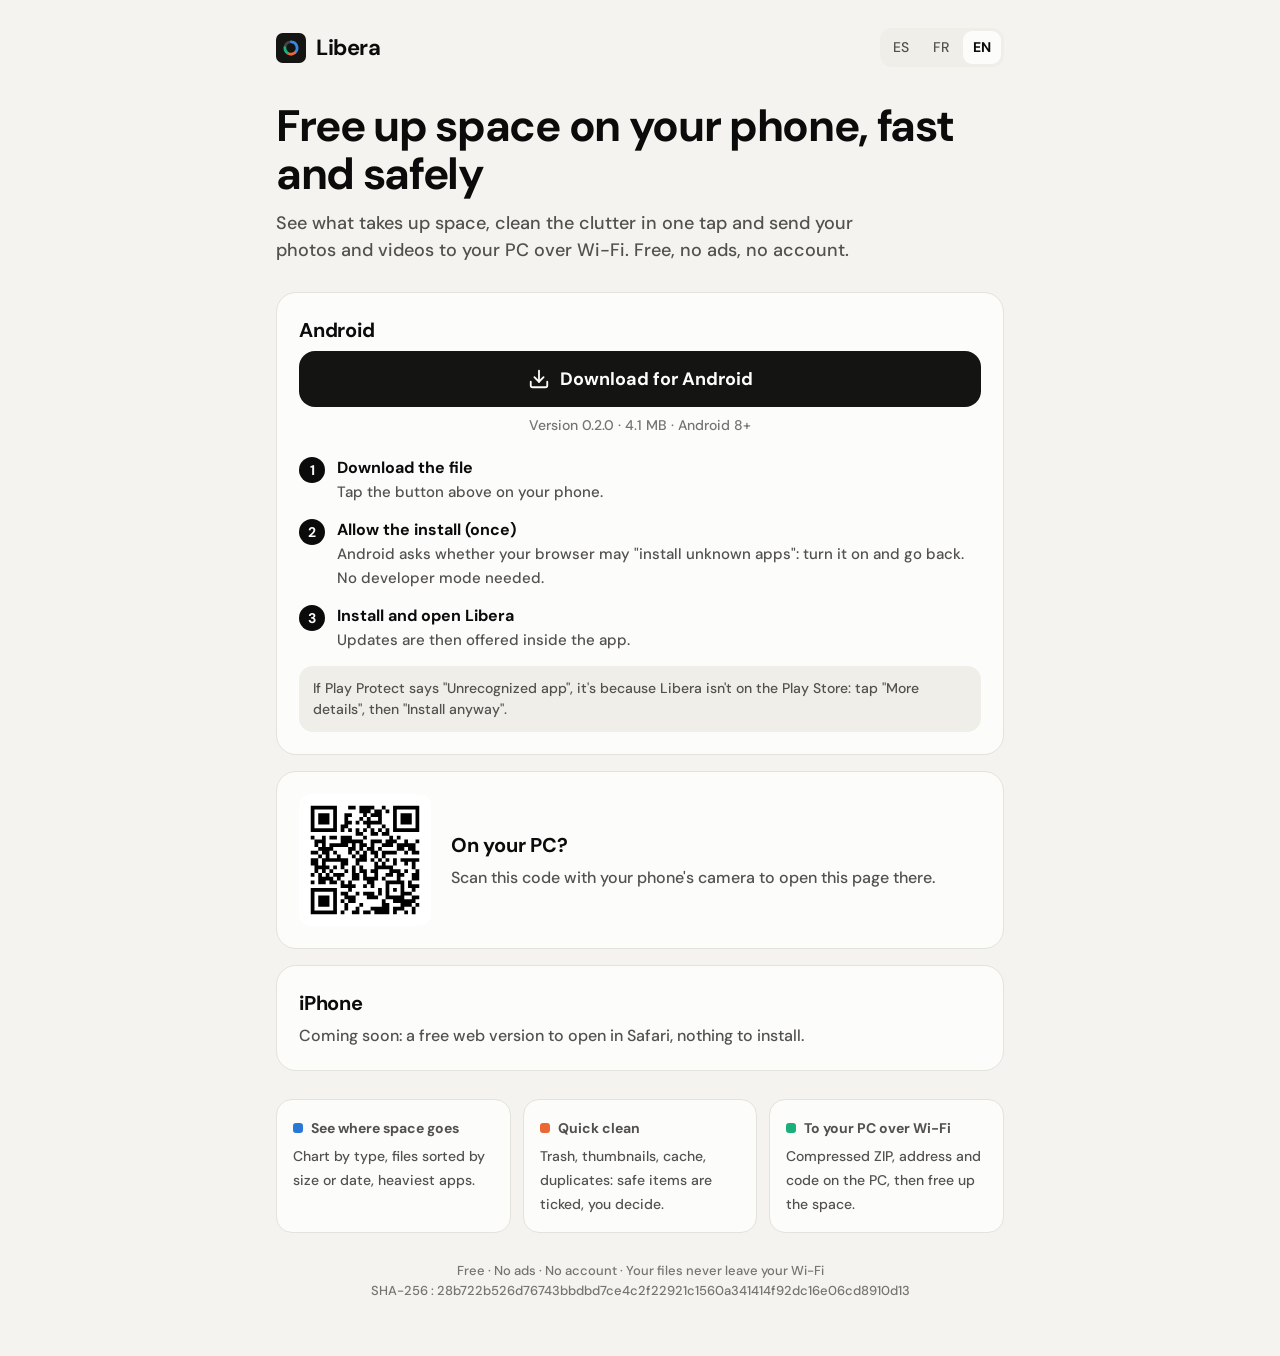
<file: index.html>
<!doctype html>
<html lang="es">
<head>
<meta charset="utf-8">
<meta name="viewport" content="width=device-width, initial-scale=1">
<meta name="color-scheme" content="light dark">
<title>Libera · Libera espacio en tu teléfono</title>
<meta name="description" content="Libera: app gratuita para liberar espacio en el teléfono y enviar fotos y videos al PC. Sin publicidad, sin cuenta.">
<link rel="icon" href="icon.svg" type="image/svg+xml">
<style>
@font-face { font-family: "DM Sans"; font-weight: 500; font-display: swap; src: url("fonts/dm-sans-v17-latin_latin-ext-500.woff2") format("woff2"); }
@font-face { font-family: "DM Sans"; font-weight: 700; font-display: swap; src: url("fonts/dm-sans-v17-latin_latin-ext-700.woff2") format("woff2"); }
:root { color-scheme: light; --bg: #f4f3ef; --surface: #fcfcfb; --surface-2: #efeee9; --line: #e3e2dc; --ink: #0b0b0b; --ink-2: #52514e; --ink-3: #75746f; --primary: #141413; --on-primary: #fcfcfb; --c1: #2a78d6; --c2: #eb6834; --c3: #1baf7a; }
@media (prefers-color-scheme: dark) { :root { color-scheme: dark; --bg: #121211; --surface: #1a1a19; --surface-2: #252523; --line: #30302d; --ink: #f0efec; --ink-2: #c3c2b7; --ink-3: #94938b; --primary: #f0efec; --on-primary: #121211; --c1: #3987e5; --c2: #d95926; --c3: #199e70; } }
* { box-sizing: border-box; }
body { margin: 0; background: var(--bg); color: var(--ink); font: 500 16px/1.5 "DM Sans", system-ui, -apple-system, "Segoe UI", sans-serif; -webkit-font-smoothing: antialiased; }
main { max-width: 760px; margin: 0 auto; padding: 28px 16px 56px; }
.top { display: flex; align-items: center; justify-content: space-between; gap: 12px; }
.brand { display: flex; align-items: center; gap: 10px; font-weight: 700; font-size: 22px; letter-spacing: -.02em; }
.langs { display: flex; gap: 4px; background: var(--surface-2); border-radius: 12px; padding: 3px; }
.langs button { font: inherit; font-size: 14px; border: 0; background: none; color: var(--ink-2); padding: 6px 10px; border-radius: 9px; cursor: pointer; }
.langs button.on { background: var(--surface); color: var(--ink); font-weight: 700; }
h1 { font-size: clamp(30px, 6vw, 44px); line-height: 1.08; letter-spacing: -.03em; margin: 36px 0 12px; }
.lead { color: var(--ink-2); font-size: 18px; margin: 0 0 28px; max-width: 34em; }
.card { background: var(--surface); border: 1px solid var(--line); border-radius: 20px; padding: 22px; margin-bottom: 16px; }
.dl { display: flex; align-items: center; justify-content: center; gap: 10px; width: 100%; min-height: 56px; border-radius: 16px; background: var(--primary); color: var(--on-primary); font-weight: 700; font-size: 18px; text-decoration: none; }
.dl svg { width: 22px; height: 22px; }
.meta { text-align: center; color: var(--ink-3); font-size: 14px; margin-top: 8px; }
ol { list-style: none; padding: 0; margin: 20px 0 0; counter-reset: s; }
ol li { counter-increment: s; display: flex; gap: 12px; margin: 14px 0; }
ol li::before { content: counter(s); flex: none; width: 26px; height: 26px; border-radius: 13px; background: var(--ink); color: var(--surface); display: grid; place-items: center; font-size: 14px; font-weight: 700; margin-top: 1px; }
ol li b { display: block; }
ol li span { color: var(--ink-2); font-size: 15px; }
.note { background: var(--surface-2); border-radius: 14px; padding: 12px 14px; font-size: 14px; color: var(--ink-2); margin-top: 14px; }
h2 { font-size: 20px; margin: 0 0 6px; letter-spacing: -.01em; }
.pc { display: none; gap: 20px; align-items: center; }
.pc img { width: 132px; height: 132px; background: #fff; padding: 8px; border-radius: 12px; flex: none; }
@media (min-width: 720px) and (hover: hover) { .pc { display: flex; } }
.feats { display: grid; grid-template-columns: repeat(auto-fit, minmax(200px, 1fr)); gap: 12px; margin: 28px 0 16px; }
.feat { background: var(--surface); border: 1px solid var(--line); border-radius: 16px; padding: 16px; }
.feat b { display: block; margin-bottom: 4px; }
.feat span { color: var(--ink-2); font-size: 14px; }
.dot { width: 10px; height: 10px; border-radius: 3px; display: inline-block; margin-right: 8px; }
footer { color: var(--ink-3); font-size: 13px; text-align: center; margin-top: 28px; word-break: break-all; }
</style>
</head>
<body>
<main>
  <div class="top">
    <div class="brand"><img src="icon.svg" width="30" height="30" alt="">Libera</div>
    <div class="langs" role="group" aria-label="Idioma">
      <button data-l="es">ES</button><button data-l="fr">FR</button><button data-l="en">EN</button>
    </div>
  </div>

  <h1 data-i="h1"></h1>
  <p class="lead" data-i="lead"></p>

  <section class="card" id="android">
    <h2 data-i="android"></h2>
    <a class="dl" href="Libera-0.2.0.apk" download>
      <svg viewBox="0 0 24 24" fill="none" stroke="currentColor" stroke-width="2" stroke-linecap="round" stroke-linejoin="round" aria-hidden="true"><path d="M12 15V3"/><path d="M21 15v4a2 2 0 0 1-2 2H5a2 2 0 0 1-2-2v-4"/><path d="m7 10 5 5 5-5"/></svg>
      <span data-i="download"></span>
    </a>
    <div class="meta"><span data-i="version"></span> 0.2.0 · 4.1 MB · Android 8+</div>
    <ol>
      <li><div><b data-i="s1"></b><span data-i="s1d"></span></div></li>
      <li><div><b data-i="s2"></b><span data-i="s2d"></span></div></li>
      <li><div><b data-i="s3"></b><span data-i="s3d"></span></div></li>
    </ol>
    <div class="note" data-i="protect"></div>
  </section>

  <section class="card pc">
    <img src="qr.svg" alt="QR">
    <div><h2 data-i="pcTitle"></h2><div style="color:var(--ink-2)" data-i="pcText"></div></div>
  </section>

  <section class="card">
    <h2 data-i="iphone"></h2>
    <div style="color:var(--ink-2)" data-i="iphoneText"></div>
  </section>

  <div class="feats">
    <div class="feat"><b><span class="dot" style="background:var(--c1)"></span><span data-i="f1"></span></b><span data-i="f1d"></span></div>
    <div class="feat"><b><span class="dot" style="background:var(--c2)"></span><span data-i="f2"></span></b><span data-i="f2d"></span></div>
    <div class="feat"><b><span class="dot" style="background:var(--c3)"></span><span data-i="f3"></span></b><span data-i="f3d"></span></div>
  </div>

  <footer><span data-i="free"></span><br>SHA-256 : 28b722b526d76743bbdbd7ce4c2f22921c1560a341414f92dc16e06cd8910d13</footer>
</main>
<script>
var T = {
  es: {
    h1: "Libera espacio en tu teléfono, rápido y sin riesgos",
    lead: "Mira qué ocupa lugar, limpia lo que sobra con un toque y envía tus fotos y videos al PC por Wi-Fi. Gratis, sin publicidad y sin cuenta.",
    android: "Android", download: "Descargar para Android", version: "Versión",
    s1: "Descarga el archivo", s1d: "Toca el botón de arriba desde el teléfono.",
    s2: "Permite la instalación (una sola vez)", s2d: "Android pregunta si el navegador puede «instalar apps desconocidas»: actívalo y vuelve atrás. No hace falta el modo desarrollador.",
    s3: "Instala y abre Libera", s3d: "Las actualizaciones se ofrecen después dentro de la app.",
    protect: "Si Play Protect dice «App no reconocida», es porque Libera no está en Play Store: toca «Más detalles» y luego «Instalar de todos modos».",
    pcTitle: "¿Estás en el PC?", pcText: "Escanea este código con la cámara del teléfono para abrir esta página allí.",
    iphone: "iPhone", iphoneText: "Próximamente: versión web gratuita para abrir desde Safari, sin instalar nada.",
    f1: "Ves qué ocupa espacio", f1d: "Gráfico por tipo, archivos ordenados por tamaño o fecha, apps más pesadas.",
    f2: "Limpieza exprés", f2d: "Papelera, miniaturas, caché, duplicados: lo seguro va marcado, tú decides.",
    f3: "Al PC por Wi-Fi", f3d: "ZIP comprimido, dirección y código en el PC, y luego liberas el espacio.",
    free: "Gratis · Sin publicidad · Sin cuenta · Tus archivos no salen de tu Wi-Fi"
  },
  fr: {
    h1: "Libérez de la place sur votre téléphone, vite et sans risque",
    lead: "Voyez ce qui prend de la place, nettoyez le superflu d'une touche et envoyez vos photos et vidéos au PC en Wi-Fi. Gratuit, sans publicité, sans compte.",
    android: "Android", download: "Télécharger pour Android", version: "Version",
    s1: "Téléchargez le fichier", s1d: "Touchez le bouton ci-dessus depuis le téléphone.",
    s2: "Autorisez l'installation (une seule fois)", s2d: "Android demande si le navigateur peut « installer des applis inconnues » : activez puis revenez. Pas besoin du mode développeur.",
    s3: "Installez et ouvrez Libera", s3d: "Les mises à jour sont ensuite proposées dans l'appli.",
    protect: "Si Play Protect affiche « Appli non reconnue », c'est que Libera n'est pas sur le Play Store : touchez « Plus de détails » puis « Installer quand même ».",
    pcTitle: "Vous êtes sur le PC ?", pcText: "Scannez ce code avec l'appareil photo du téléphone pour ouvrir cette page dessus.",
    iphone: "iPhone", iphoneText: "Bientôt : version web gratuite à ouvrir dans Safari, sans rien installer.",
    f1: "Voyez où part la place", f1d: "Graphique par type, fichiers triés par taille ou date, applis les plus lourdes.",
    f2: "Nettoyage express", f2d: "Corbeille, miniatures, cache, doublons : le sûr est coché, vous décidez.",
    f3: "Vers le PC en Wi-Fi", f3d: "ZIP compressé, adresse et code sur le PC, puis vous libérez la place.",
    free: "Gratuit · Sans publicité · Sans compte · Vos fichiers ne quittent pas votre Wi-Fi"
  },
  en: {
    h1: "Free up space on your phone, fast and safely",
    lead: "See what takes up space, clean the clutter in one tap and send your photos and videos to your PC over Wi-Fi. Free, no ads, no account.",
    android: "Android", download: "Download for Android", version: "Version",
    s1: "Download the file", s1d: "Tap the button above on your phone.",
    s2: "Allow the install (once)", s2d: "Android asks whether your browser may \"install unknown apps\": turn it on and go back. No developer mode needed.",
    s3: "Install and open Libera", s3d: "Updates are then offered inside the app.",
    protect: "If Play Protect says \"Unrecognized app\", it's because Libera isn't on the Play Store: tap \"More details\", then \"Install anyway\".",
    pcTitle: "On your PC?", pcText: "Scan this code with your phone's camera to open this page there.",
    iphone: "iPhone", iphoneText: "Coming soon: a free web version to open in Safari, nothing to install.",
    f1: "See where space goes", f1d: "Chart by type, files sorted by size or date, heaviest apps.",
    f2: "Quick clean", f2d: "Trash, thumbnails, cache, duplicates: safe items are ticked, you decide.",
    f3: "To your PC over Wi-Fi", f3d: "Compressed ZIP, address and code on the PC, then free up the space.",
    free: "Free · No ads · No account · Your files never leave your Wi-Fi"
  }
};
function setLang(l) {
  if (!T[l]) l = "es";
  document.documentElement.lang = l;
  document.querySelectorAll("[data-i]").forEach(function (el) { el.textContent = T[l][el.getAttribute("data-i")] || ""; });
  document.querySelectorAll(".langs button").forEach(function (b) { b.classList.toggle("on", b.getAttribute("data-l") === l); });
  try { localStorage.setItem("lang", l); } catch (e) {}
}
document.querySelectorAll(".langs button").forEach(function (b) { b.onclick = function () { setLang(b.getAttribute("data-l")); }; });
var saved = null; try { saved = localStorage.getItem("lang"); } catch (e) {}
var nav = (navigator.language || "es").slice(0, 2);
setLang(saved || (nav === "fr" || nav === "en" ? nav : "es"));
</script>
</body>
</html>
</file>
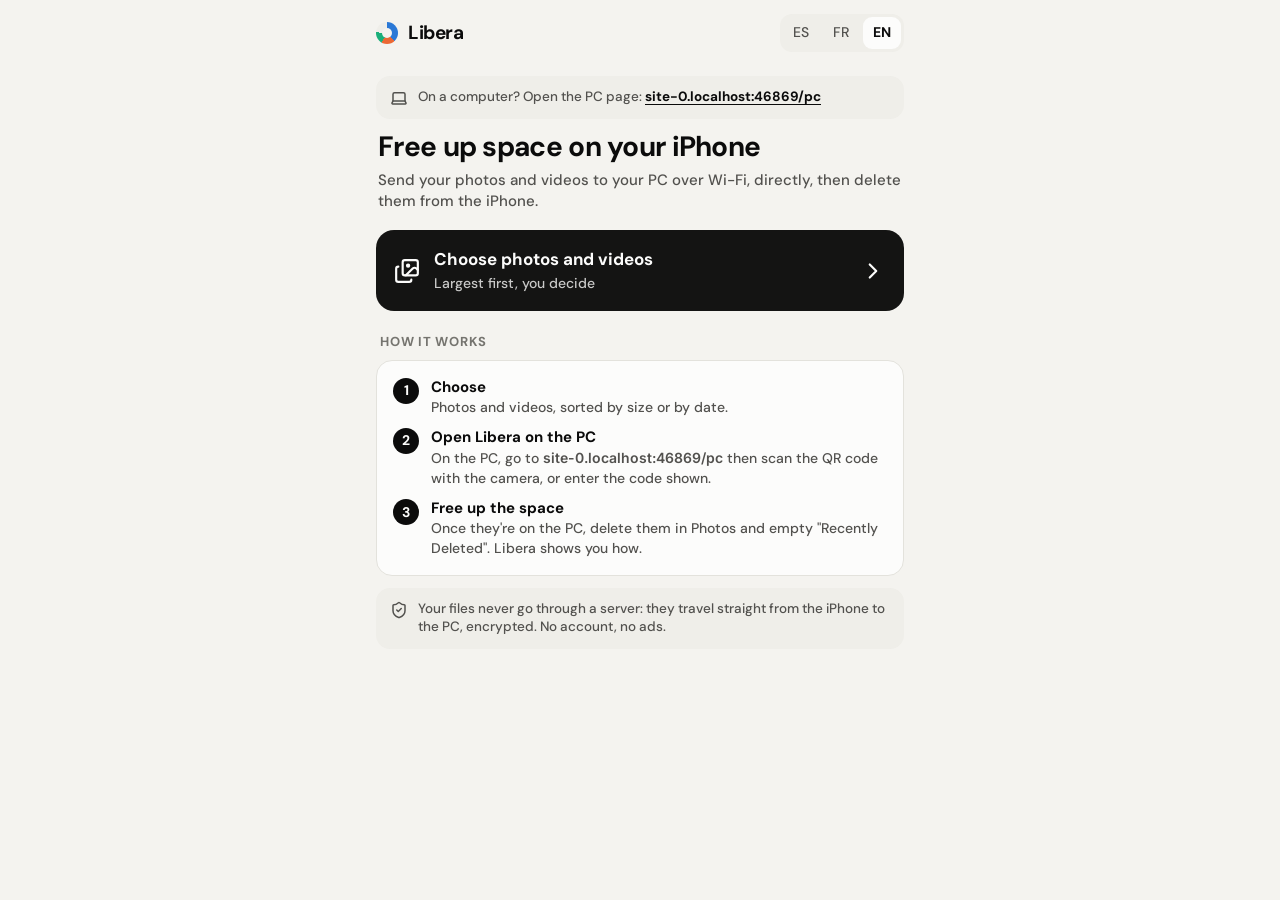
<file: iphone/index.html>
<!doctype html>
<html lang="es">
<head>
<meta charset="utf-8">
<meta name="viewport" content="width=device-width, initial-scale=1, viewport-fit=cover">
<meta name="color-scheme" content="light dark">
<meta name="theme-color" content="#f4f3ef" media="(prefers-color-scheme: light)">
<meta name="theme-color" content="#121211" media="(prefers-color-scheme: dark)">
<meta name="apple-mobile-web-app-capable" content="yes">
<meta name="mobile-web-app-capable" content="yes">
<meta name="apple-mobile-web-app-title" content="Libera">
<meta name="apple-mobile-web-app-status-bar-style" content="default">
<meta name="format-detection" content="telephone=no">
<meta name="description" content="Libera para iPhone: envía tus fotos y videos al PC por Wi-Fi, directo y sin servidor, y libera espacio. Gratis, sin App Store, sin cuenta.">
<title>Libera</title>
<link rel="manifest" href="manifest.webmanifest">
<link rel="apple-touch-icon" href="icon-180.png">
<link rel="icon" href="icon.svg" type="image/svg+xml">
<link rel="stylesheet" href="app.css?v=a5d1e1fc">
<link rel="stylesheet" href="web.css?v=a5d1e1fc">
</head>
<body data-title="Libera · libérer l'iPhone">
<div id="app" class="web">
  <header class="top">
    <div class="brand"><span class="brand-mark" aria-hidden="true"></span><span>Libera</span></div>
    <div class="langs" role="group" aria-label="Idioma"><button data-l="es">ES</button><button data-l="fr">FR</button><button data-l="en">EN</button></div>
  </header>
  <main id="view" tabindex="-1"></main>
</div>
<input type="file" id="pick" class="file-in" multiple accept="image/*,video/*" tabindex="-1" aria-hidden="true">
<div id="toast" class="toast" role="status" aria-live="polite" hidden></div>
<noscript><p style="padding:16px">Libera necesita JavaScript.</p></noscript>
<script src="icons.js?v=a5d1e1fc"></script>
<script src="i18n.js?v=a5d1e1fc"></script>
<script src="common.js?v=a5d1e1fc"></script>
<script src="meta.js?v=a5d1e1fc"></script>
<script src="phone.js?v=a5d1e1fc"></script>
</body>
</html>
</file>
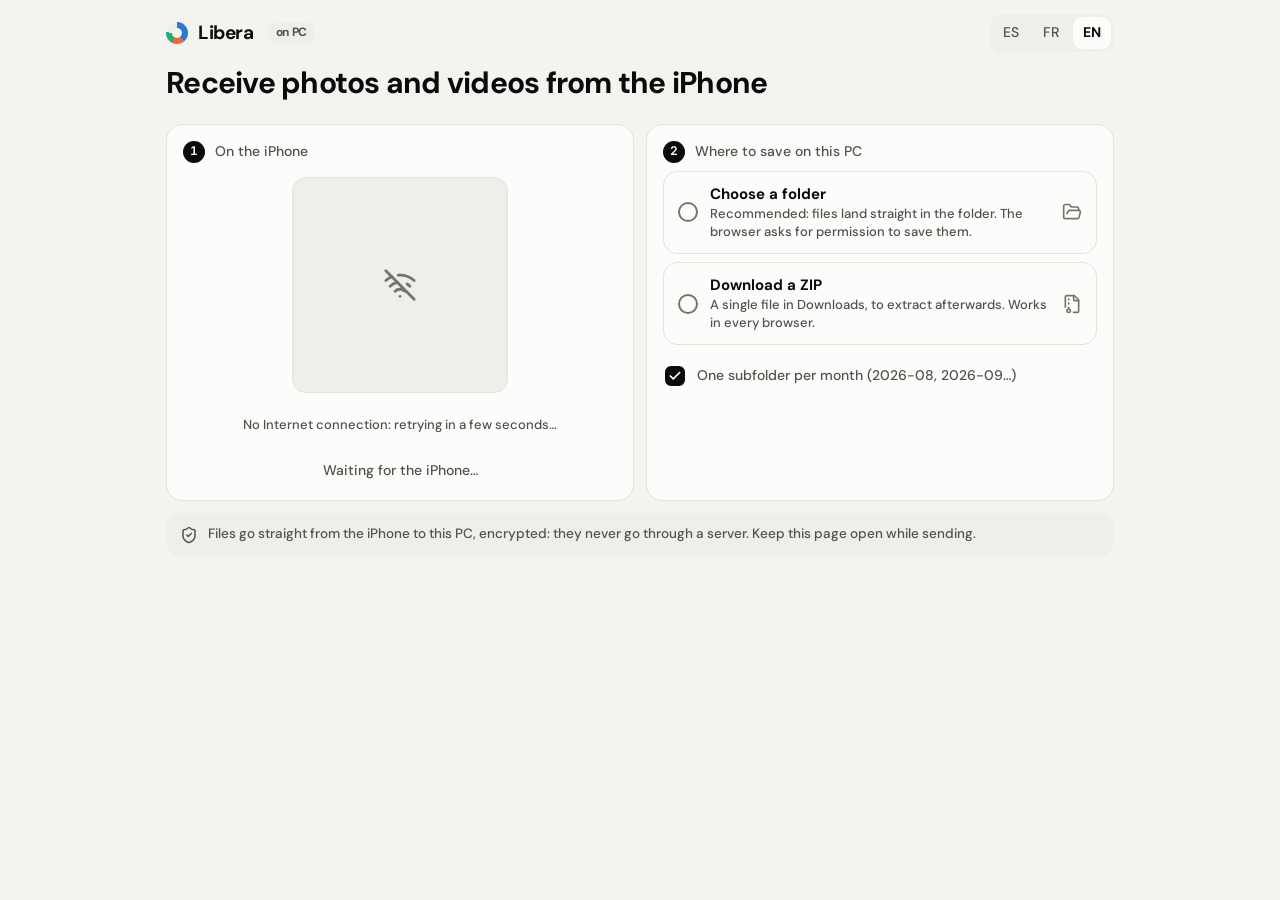
<file: pc/index.html>
<!doctype html>
<html lang="es">
<head>
<meta charset="utf-8">
<meta name="viewport" content="width=device-width, initial-scale=1">
<meta name="color-scheme" content="light dark">
<meta name="description" content="Libera en el PC: recibe las fotos y videos del iPhone por Wi-Fi, directo y sin servidor.">
<title>Libera</title>
<link rel="icon" href="icon.svg" type="image/svg+xml">
<link rel="stylesheet" href="app.css?v=f84dbea7">
<link rel="stylesheet" href="web.css?v=f84dbea7">
</head>
<body data-title="Libera · recevoir sur le PC" class="pc-page">
<div id="app" class="web wide">
  <header class="top">
    <div class="brand"><span class="brand-mark" aria-hidden="true"></span><span>Libera</span><span class="badge" data-t="sur le PC">en el PC</span></div>
    <div class="langs" role="group" aria-label="Idioma"><button data-l="es">ES</button><button data-l="fr">FR</button><button data-l="en">EN</button></div>
  </header>
  <h1 class="h1 pc-title" data-t="Recevoir les photos et vidéos de l'iPhone">Recibir las fotos y videos del iPhone</h1>
  <main id="view" tabindex="-1"></main>
</div>
<div id="toast" class="toast" role="status" aria-live="polite" hidden></div>
<noscript><p style="padding:16px">Libera necesita JavaScript.</p></noscript>
<script src="icons.js?v=f84dbea7"></script>
<script src="i18n.js?v=f84dbea7"></script>
<script src="common.js?v=f84dbea7"></script>
<script src="zip.js?v=f84dbea7"></script>
<script src="qr.js?v=f84dbea7"></script>
<script src="pc.js?v=f84dbea7"></script>
</body>
</html>
</file>
<file: iphone/app.css>
@font-face { font-family: "DM Sans"; font-weight: 500; font-display: swap; src: url("fonts/dm-sans-v17-latin_latin-ext-500.woff2") format("woff2"); }
@font-face { font-family: "DM Sans"; font-weight: 700; font-display: swap; src: url("fonts/dm-sans-v17-latin_latin-ext-700.woff2") format("woff2"); }
@font-face { font-family: "Inter"; font-weight: 600; font-display: swap; src: url("fonts/inter-v20-latin_latin-ext-600.woff2") format("woff2"); }

:root {
  color-scheme: light;
  --bg: #f4f3ef;
  --surface: #fcfcfb;
  --surface-2: #efeee9;
  --line: #e3e2dc;
  --ink: #0b0b0b;
  --ink-2: #52514e;
  --ink-3: #75746f;
  --primary: #141413;
  --on-primary: #fcfcfb;
  --good: #0ca30c;
  --good-ink: #006300;
  --warn: #fab219;
  --warn-ink: #8a5a00;
  --critical: #d03b3b;
  --focus: #2a78d6;
  --backdrop: rgba(20, 20, 19, .42);
  /* séries catégorielles (palette validée, ordre fixe = identité) */
  --c1: #2a78d6; --c2: #eb6834; --c3: #1baf7a; --c4: #eda100;
  --c5: #e87ba4; --c6: #008300; --c7: #6250d6;
  --c-other: #8f8e88; --c-system: #cfcec7;
  --r: 16px;
  --tabs-h: 64px;
  --font: "DM Sans", system-ui, -apple-system, "Segoe UI", Roboto, sans-serif;
  --num: "Inter", "DM Sans", system-ui, sans-serif;
}
@media (prefers-color-scheme: dark) {
  :root:not([data-theme="light"]) {
    color-scheme: dark;
    --bg: #121211; --surface: #1a1a19; --surface-2: #252523; --line: #30302d;
    --ink: #f0efec; --ink-2: #c3c2b7; --ink-3: #94938b;
    --primary: #f0efec; --on-primary: #121211;
    --good-ink: #4cc94c; --warn-ink: #fab219;
    --backdrop: rgba(0, 0, 0, .6);
    --c1: #3987e5; --c2: #d95926; --c3: #199e70; --c4: #c98500;
    --c5: #d55181; --c6: #008300; --c7: #9085e9;
    --c-other: #78776f; --c-system: #45443f;
  }
}
:root[data-theme="dark"] {
  color-scheme: dark;
  --bg: #121211; --surface: #1a1a19; --surface-2: #252523; --line: #30302d;
  --ink: #f0efec; --ink-2: #c3c2b7; --ink-3: #94938b;
  --primary: #f0efec; --on-primary: #121211;
  --good-ink: #4cc94c; --warn-ink: #fab219;
  --backdrop: rgba(0, 0, 0, .6);
  --c1: #3987e5; --c2: #d95926; --c3: #199e70; --c4: #c98500;
  --c5: #d55181; --c6: #008300; --c7: #9085e9;
  --c-other: #78776f; --c-system: #45443f;
}

* { box-sizing: border-box; -webkit-tap-highlight-color: transparent; }
html, body { margin: 0; height: 100%; }
body {
  background: var(--bg); color: var(--ink); font-family: var(--font); font-weight: 500;
  font-size: 15px; line-height: 1.4; -webkit-font-smoothing: antialiased; overflow: hidden;
  -webkit-user-select: none; user-select: none;
}
button { font: inherit; color: inherit; background: none; border: 0; padding: 0; cursor: pointer; }
input, select { font: inherit; color: inherit; }
:focus-visible { outline: 2px solid var(--focus); outline-offset: 2px; border-radius: 8px; }
.ic { width: 20px; height: 20px; flex: none; display: block; }
.num { font-family: var(--num); font-weight: 600; font-feature-settings: "tnum" 1; letter-spacing: -.01em; }
.muted { color: var(--ink-2); }
.faint { color: var(--ink-3); }
.small { font-size: 13px; }
.hidden { display: none !important; }

#app { position: fixed; inset: 0; display: flex; flex-direction: column; max-width: 560px; margin: 0 auto; }
.top { display: flex; align-items: center; justify-content: space-between; padding: 14px 16px 6px; flex: none; }
.brand { display: flex; align-items: center; gap: 10px; font-weight: 700; font-size: 19px; letter-spacing: -.02em; }
.brand-mark { width: 22px; height: 22px; border-radius: 50%; background: conic-gradient(var(--c1) 0 38%, var(--c2) 38% 58%, var(--c3) 58% 76%, var(--surface-2) 76% 100%); position: relative; }
.brand-mark::after { content: ""; position: absolute; inset: 6px; border-radius: 50%; background: var(--bg); }
.icon-btn { width: 40px; height: 40px; display: grid; place-items: center; border-radius: 12px; color: var(--ink-2); }
.icon-btn:active { background: var(--surface-2); }
#view { flex: 1; overflow-y: auto; overflow-x: hidden; padding: 6px 16px calc(var(--tabs-h) + 24px); outline: none; -webkit-overflow-scrolling: touch; }
#view.fill { padding-bottom: 0; display: flex; flex-direction: column; overflow: hidden; }

/* barre d'onglets */
.tabs { position: absolute; left: 0; right: 0; bottom: 0; height: var(--tabs-h); display: grid; grid-template-columns: repeat(4, 1fr); background: color-mix(in srgb, var(--surface) 94%, transparent); border-top: 1px solid var(--line); backdrop-filter: blur(12px); z-index: 5; }
.tabs button { display: flex; flex-direction: column; align-items: center; justify-content: center; gap: 3px; font-size: 12px; color: var(--ink-3); }
.tabs button.on { color: var(--ink); }
.tabs button.on .ic { stroke-width: 2.4; }
.tabs button i { display: block; }

/* cartes et listes */
.card { background: var(--surface); border-radius: var(--r); padding: 16px; margin-bottom: 12px; border: 1px solid var(--line); }
.card h2, .h2 { font-size: 17px; margin: 0 0 4px; font-weight: 700; letter-spacing: -.01em; }
.h1 { font-size: 24px; font-weight: 700; letter-spacing: -.025em; margin: 6px 0 4px; }
.section-title { font-size: 13px; font-weight: 700; text-transform: uppercase; letter-spacing: .06em; color: var(--ink-3); margin: 22px 4px 8px; display: flex; align-items: center; gap: 8px; }
.row { display: flex; align-items: center; gap: 12px; }
.grow { flex: 1; min-width: 0; }
.ellipsis { white-space: nowrap; overflow: hidden; text-overflow: ellipsis; }
.stack > * + * { margin-top: 10px; }

/* boutons */
.btn { display: inline-flex; align-items: center; justify-content: center; gap: 8px; height: 48px; padding: 0 18px; border-radius: 14px; font-weight: 700; font-size: 15px; background: var(--surface-2); color: var(--ink); white-space: nowrap; }
.btn.primary { background: var(--primary); color: var(--on-primary); }
.btn.danger { background: var(--critical); color: #fff; }
.btn.ghost { background: transparent; color: var(--ink-2); }
.btn.block { width: 100%; }
.btn.sm { height: 36px; padding: 0 12px; border-radius: 10px; font-size: 14px; }
.btn:disabled { opacity: .45; cursor: default; }
.btn:not(:disabled):active { transform: scale(.98); }
.link { color: var(--ink); font-weight: 700; text-decoration: underline; text-underline-offset: 3px; }

/* tableau de bord */
.dash { display: flex; flex-direction: column; align-items: center; padding: 18px 16px 12px; }
.donut-wrap { position: relative; width: 216px; height: 216px; }
.donut-wrap svg { width: 100%; height: 100%; overflow: visible; }
.donut-seg { cursor: pointer; transition: opacity .15s; }
.donut-wrap.has-focus .donut-seg:not(.focus) { opacity: .28; }
.donut-center { position: absolute; inset: 0; display: flex; flex-direction: column; align-items: center; justify-content: center; text-align: center; pointer-events: none; padding: 0 40px; }
.donut-center .big { font-size: 30px; line-height: 1.05; }
.donut-center .lbl { font-size: 13px; color: var(--ink-2); margin-top: 4px; }
.meter { width: 100%; margin-top: 16px; }
.meter-track { height: 10px; border-radius: 6px; background: var(--surface-2); overflow: hidden; display: flex; }
.meter-fill { background: var(--ink); border-radius: 6px 0 0 6px; }
.meter-legend { display: flex; justify-content: space-between; margin-top: 8px; font-size: 13px; color: var(--ink-2); }
.meter-legend b { color: var(--ink); }
.legend { width: 100%; margin-top: 14px; border-top: 1px solid var(--line); }
.legend-row { display: flex; align-items: center; gap: 12px; padding: 11px 2px; border-bottom: 1px solid var(--line); width: 100%; text-align: left; }
.legend-row:last-child { border-bottom: 0; }
.legend-row.focus { background: var(--surface-2); border-radius: 10px; }
.sw { width: 12px; height: 12px; border-radius: 4px; flex: none; }
.legend-row .pct { width: 44px; text-align: right; color: var(--ink-3); font-size: 13px; }
.legend-row .size { min-width: 72px; text-align: right; }
.legend-row .chev { color: var(--ink-3); width: 16px; }
.legend-row.static .chev { visibility: hidden; }

.cta { display: flex; align-items: center; gap: 14px; width: 100%; padding: 18px; border-radius: 18px; background: var(--primary); color: var(--on-primary); text-align: left; margin-bottom: 12px; }
.cta .ic { width: 26px; height: 26px; }
.cta .t { font-weight: 700; font-size: 17px; }
.cta .s { opacity: .78; font-size: 14px; margin-top: 2px; }
.cta:active { transform: scale(.99); }
.tile-btn { display: flex; align-items: center; gap: 12px; width: 100%; text-align: left; }
.tile-ic { width: 40px; height: 40px; border-radius: 12px; display: grid; place-items: center; background: var(--surface-2); color: var(--ink); flex: none; }
.scan-line { text-align: center; color: var(--ink-3); font-size: 13px; margin: 18px 0 6px; }

/* nettoyage express */
.lot { display: flex; gap: 12px; padding: 14px 0; border-bottom: 1px solid var(--line); align-items: flex-start; }
.lot:last-child { border-bottom: 0; }
.check { width: 24px; height: 24px; border-radius: 7px; border: 2px solid var(--ink-3); flex: none; display: grid; place-items: center; margin-top: 1px; }
.check .ic { width: 16px; height: 16px; stroke-width: 3; opacity: 0; }
.on > .check, .check.on { background: var(--ink); border-color: var(--ink); color: var(--surface); }
.on > .check .ic, .check.on .ic { opacity: 1; }
.lot .name { font-weight: 700; }
.lot .desc { font-size: 13px; color: var(--ink-2); margin-top: 2px; }
.lot .meta { font-size: 13px; color: var(--ink-3); margin-top: 6px; display: flex; gap: 12px; flex-wrap: wrap; align-items: center; }
.lot .meta button { font-weight: 700; color: var(--ink); text-decoration: underline; text-underline-offset: 3px; }
.lot .size { text-align: right; white-space: nowrap; }
.lot.disabled { opacity: .5; }
.badge { display: inline-flex; align-items: center; gap: 4px; height: 22px; padding: 0 8px; border-radius: 11px; font-size: 12px; font-weight: 700; background: var(--surface-2); color: var(--ink-2); white-space: nowrap; }
.badge.good { color: var(--good-ink); background: color-mix(in srgb, var(--good) 14%, transparent); }
.badge.warn { color: var(--warn-ink); background: color-mix(in srgb, var(--warn) 18%, transparent); }
.badge .ic { width: 13px; height: 13px; }
.sticky-foot { position: sticky; bottom: 0; padding: 12px 0 calc(12px + env(safe-area-inset-bottom)); background: linear-gradient(to top, var(--bg) 70%, transparent); }

/* fichiers */
.files-head { flex: none; padding-bottom: 8px; }
.search { display: flex; align-items: center; gap: 8px; height: 44px; padding: 0 12px; border-radius: 12px; background: var(--surface); border: 1px solid var(--line); }
.search input { flex: 1; border: 0; outline: 0; background: transparent; min-width: 0; -webkit-user-select: text; user-select: text; }
.search .ic { color: var(--ink-3); }
.chips { display: flex; gap: 8px; overflow-x: auto; padding: 10px 0 2px; scrollbar-width: none; }
.chips::-webkit-scrollbar { display: none; }
.chip { flex: none; height: 34px; padding: 0 13px; border-radius: 17px; background: var(--surface); border: 1px solid var(--line); font-size: 14px; display: inline-flex; align-items: center; gap: 6px; white-space: nowrap; }
.chip.on { background: var(--ink); color: var(--surface); border-color: var(--ink); }
.chip .sw { width: 9px; height: 9px; border-radius: 3px; }
.toolbar { display: flex; align-items: center; gap: 8px; margin-top: 8px; }
.toolbar .count { flex: 1; font-size: 13px; color: var(--ink-2); min-width: 0; }
.tool { height: 34px; padding: 0 10px; border-radius: 10px; display: inline-flex; align-items: center; gap: 6px; font-size: 14px; font-weight: 700; background: var(--surface); border: 1px solid var(--line); white-space: nowrap; }
.tool .ic { width: 17px; height: 17px; }
.tool .dot { min-width: 18px; height: 18px; border-radius: 9px; background: var(--ink); color: var(--surface); font-size: 11px; display: grid; place-items: center; padding: 0 5px; }
.vlist { flex: 1; overflow-y: auto; position: relative; margin: 0 -16px; -webkit-overflow-scrolling: touch; }
.vinner { position: relative; }
.vrow { position: absolute; left: 0; right: 0; height: 64px; display: flex; align-items: center; gap: 12px; padding: 0 16px; }
.vrow.sel { background: color-mix(in srgb, var(--c1) 10%, transparent); }
.vrow .thumb { width: 46px; height: 46px; border-radius: 10px; flex: none; background: var(--surface-2); display: grid; place-items: center; overflow: hidden; color: var(--ink-2); position: relative; }
.vrow .thumb img, .gcell img { width: 100%; height: 100%; object-fit: cover; display: block; }
.vrow .title { font-weight: 700; font-size: 14px; }
.vrow .sub { font-size: 12.5px; color: var(--ink-3); }
.vrow .sz { text-align: right; font-size: 14px; }
.vrow .check { margin: 0; }
.ggrid { position: absolute; left: 0; right: 0; display: grid; grid-template-columns: repeat(4, 1fr); gap: 2px; padding: 0 2px; }
.gcell { aspect-ratio: 1; background: var(--surface-2); position: relative; overflow: hidden; display: grid; place-items: center; color: var(--ink-3); }
.gcell .gsz { position: absolute; left: 4px; bottom: 4px; font-size: 11px; padding: 1px 5px; border-radius: 6px; background: rgba(0,0,0,.55); color: #fff; }
.gcell .gdur { position: absolute; right: 4px; top: 4px; color: #fff; filter: drop-shadow(0 1px 2px rgba(0,0,0,.6)); }
.gcell .gdur .ic { width: 16px; height: 16px; }
.gcell .check { position: absolute; right: 5px; bottom: 5px; width: 22px; height: 22px; border-color: #fff; background: rgba(0,0,0,.25); }
.gcell.sel { outline: 3px solid var(--c1); outline-offset: -3px; }
.gcell.sel .check { background: var(--c1); border-color: var(--c1); color: #fff; }
.gcell.sel .check .ic { opacity: 1; }
.ph { width: 100%; height: 100%; }
.empty { text-align: center; color: var(--ink-2); padding: 48px 20px; }
.empty .ic { width: 40px; height: 40px; margin: 0 auto 12px; color: var(--ink-3); }

/* barre de sélection */
.selbar { position: absolute; left: 10px; right: 10px; bottom: calc(var(--tabs-h) + 10px); background: var(--primary); color: var(--on-primary); border-radius: 18px; padding: 10px 10px 10px 16px; display: flex; align-items: center; gap: 6px; z-index: 6; box-shadow: 0 8px 28px rgba(0,0,0,.22); }
[hidden] { display: none !important; }
.selbar .info { flex: 1; min-width: 0; font-size: 13px; line-height: 1.25; }
.selbar .info b { font-size: 15px; display: block; }
.selbar button.sb { width: 44px; height: 44px; border-radius: 12px; display: grid; place-items: center; }
.selbar button.sb:active { background: rgba(127,127,127,.25); }
.selbar button.sb.danger { color: #ff8a8a; }
:root[data-theme="dark"] .selbar button.sb.danger { color: var(--critical); }
@media (prefers-color-scheme: dark) { :root:not([data-theme="light"]) .selbar button.sb.danger { color: var(--critical); } }

/* applis */
.app-ic { width: 44px; height: 44px; border-radius: 12px; flex: none; overflow: hidden; background: var(--surface-2); display: grid; place-items: center; font-weight: 700; color: #fff; }
.app-ic img { width: 100%; height: 100%; }
.app-row { display: flex; align-items: center; gap: 12px; padding: 10px 0; border-bottom: 1px solid var(--line); width: 100%; text-align: left; }
.app-row:last-child { border-bottom: 0; }
.app-row .check { margin: 0; }
.split { display: flex; height: 8px; border-radius: 5px; overflow: hidden; gap: 2px; background: var(--surface); margin: 12px 0 8px; }
.split > span { display: block; min-width: 2px; }
.split > span:first-child { border-radius: 5px 0 0 5px; } .split > span:last-child { border-radius: 0 5px 5px 0; }
.kv { display: flex; justify-content: space-between; padding: 8px 0; border-bottom: 1px solid var(--line); font-size: 14px; }
.kv:last-child { border-bottom: 0; }

/* feuilles (bottom sheets) */
.sheet-bg { position: fixed; inset: 0; background: var(--backdrop); z-index: 20; opacity: 0; transition: opacity .2s; }
.sheet-bg.in { opacity: 1; }
.sheet { position: fixed; left: 0; right: 0; bottom: 0; max-width: 560px; margin: 0 auto; max-height: 92%; background: var(--bg); border-radius: 22px 22px 0 0; z-index: 21; display: flex; flex-direction: column; transform: translateY(100%); transition: transform .24s cubic-bezier(.2,.8,.2,1); }
.sheet.in { transform: none; }
.sheet.full { top: 0; max-height: none; border-radius: 0; }
.sheet-head { display: flex; align-items: center; gap: 8px; padding: 14px 12px 6px 18px; flex: none; }
.sheet-head h3 { margin: 0; font-size: 18px; flex: 1; letter-spacing: -.01em; }
.sheet-body { overflow-y: auto; padding: 4px 18px 20px; flex: 1; -webkit-overflow-scrolling: touch; }
.grabber { width: 40px; height: 5px; border-radius: 3px; background: var(--line); margin: 8px auto 0; }
.opt-group { margin: 14px 0 6px; }
.opt-group > .lbl { font-weight: 700; font-size: 14px; margin-bottom: 8px; }
.seg { display: flex; background: var(--surface-2); border-radius: 12px; padding: 3px; gap: 3px; }
.seg button { flex: 1; height: 38px; border-radius: 9px; font-size: 13.5px; color: var(--ink-2); padding: 0 6px; line-height: 1.1; }
.seg button.on { background: var(--surface); color: var(--ink); font-weight: 700; box-shadow: 0 1px 3px rgba(0,0,0,.08); }
.seg-note { font-size: 12.5px; color: var(--ink-3); margin-top: 6px; }
.choice { display: flex; gap: 12px; align-items: center; width: 100%; text-align: left; padding: 12px 14px; border-radius: 14px; background: var(--surface); border: 1px solid var(--line); margin-bottom: 8px; }
.choice.on { border-color: var(--ink); box-shadow: inset 0 0 0 1px var(--ink); }
.choice .radio { width: 20px; height: 20px; border-radius: 50%; border: 2px solid var(--ink-3); flex: none; }
.choice.on .radio { border: 6px solid var(--ink); }
.choice .t { font-weight: 700; }
.choice .s { font-size: 13px; color: var(--ink-2); }
.choice .r { text-align: right; font-size: 13px; color: var(--ink-2); white-space: nowrap; }

/* progression */
.progress { height: 10px; border-radius: 6px; background: var(--surface-2); overflow: hidden; }
.progress > span { display: block; height: 100%; background: var(--ink); border-radius: 6px; transition: width .25s; }
.progress.indet > span { width: 35% !important; animation: indet 1.1s ease-in-out infinite; }
@keyframes indet { from { transform: translateX(-100%); } to { transform: translateX(300%); } }
.steps { margin: 18px 0; }
.step { display: flex; gap: 12px; align-items: center; padding: 8px 0; color: var(--ink-3); }
.step.on { color: var(--ink); font-weight: 700; }
.step.done { color: var(--ink-2); }
.step .ic { width: 20px; height: 20px; }
.step.done .ic { color: var(--good-ink); }
.spin { animation: spin 1s linear infinite; }
@keyframes spin { to { transform: rotate(360deg); } }
.big-result { text-align: center; padding: 26px 0 8px; }
.big-result .ic { width: 52px; height: 52px; margin: 0 auto 10px; color: var(--good-ink); }
.big-result .num { font-size: 40px; }

/* transfert Wi-Fi */
.url-box { font-family: var(--num); font-weight: 600; font-size: 20px; letter-spacing: -.01em; text-align: center; padding: 14px; border-radius: 14px; background: var(--surface); border: 1px dashed var(--ink-3); -webkit-user-select: text; user-select: text; word-break: break-all; }
.ta { font: inherit; color: inherit; background: var(--surface); border: 1px solid var(--line); border-radius: 12px; padding: 10px 12px; resize: vertical; min-width: 0; -webkit-user-select: text; user-select: text; }
.txt-in { display: flex; gap: 10px; align-items: flex-start; background: var(--surface-2); border-radius: 12px; padding: 10px 12px; margin: 8px 0; white-space: pre-wrap; word-break: break-word; -webkit-user-select: text; user-select: text; }
.update-card { border-color: var(--ink); }
.code-box { font-size: 44px; letter-spacing: .32em; text-align: center; padding: 10px 0 6px 0.32em; }
.step-lbl { display: flex; align-items: center; gap: 10px; font-size: 14px; color: var(--ink-2); margin-bottom: 8px; }
.step-lbl .num { width: 22px; height: 22px; border-radius: 11px; background: var(--ink); color: var(--surface); display: grid; place-items: center; font-size: 12px; flex: none; }
.note { display: flex; gap: 10px; padding: 12px 14px; border-radius: 14px; background: var(--surface-2); font-size: 13.5px; color: var(--ink-2); margin: 12px 0; }
.note .ic { width: 18px; height: 18px; flex: none; margin-top: 1px; }
.note.warn { background: color-mix(in srgb, var(--warn) 16%, var(--surface)); color: var(--ink); }
.note.warn .ic { color: var(--warn-ink); }
.note b { color: var(--ink); }
.list-plain { margin: 6px 0 0; padding-left: 18px; color: var(--ink-2); font-size: 14px; }
.list-plain li { margin: 4px 0; }

/* onboarding */
.onb { min-height: 100%; display: flex; flex-direction: column; justify-content: center; padding: 20px 6px 40px; }
.onb .hero-ic { width: 72px; height: 72px; border-radius: 22px; background: var(--surface); border: 1px solid var(--line); display: grid; place-items: center; margin-bottom: 20px; }
.onb .hero-ic .ic { width: 34px; height: 34px; }
.onb p { color: var(--ink-2); margin: 8px 0; }
.perm-row { display: flex; align-items: center; gap: 12px; padding: 12px 0; border-bottom: 1px solid var(--line); }
.perm-row:last-child { border-bottom: 0; }

.toast { position: fixed; left: 50%; bottom: calc(var(--tabs-h) + 18px); transform: translateX(-50%); background: var(--primary); color: var(--on-primary); padding: 12px 18px; border-radius: 14px; font-size: 14px; z-index: 40; max-width: calc(100% - 32px); box-shadow: 0 6px 20px rgba(0,0,0,.25); }
.skeleton { background: linear-gradient(90deg, var(--surface-2), var(--surface), var(--surface-2)); background-size: 200% 100%; animation: sk 1.2s linear infinite; border-radius: 10px; }
@keyframes sk { to { background-position: -200% 0; } }
@media (prefers-reduced-motion: reduce) { * { animation-duration: .01ms !important; transition-duration: .01ms !important; } }
</file>
<file: iphone/web.css>
/* Libera web — compléments à app.css (copié tel quel de l'appli au build) : page qui défile, iPhone et PC. */
body { overflow: auto; overflow-x: hidden; -webkit-user-select: auto; user-select: auto; }
#app.web { position: static; min-height: 100%; padding: 0 0 env(safe-area-inset-bottom); }
#app.web.wide { max-width: 980px; }
#app.web .top { padding-top: calc(14px + env(safe-area-inset-top)); }
#app.web #view { overflow: visible; padding: 6px 16px 40px; }
.toast { bottom: calc(24px + env(safe-area-inset-bottom)); }
.center { text-align: center; }
.mono { font-family: var(--num); font-weight: 600; color: var(--ink); word-break: break-all; }
.brand .badge { margin-left: 4px; }

/* choix de langue (comme la page Android) */
.langs { display: flex; gap: 4px; background: var(--surface-2); border-radius: 12px; padding: 3px; }
.langs button { font-size: 14px; color: var(--ink-2); padding: 6px 10px; border-radius: 9px; }
.langs button.on { background: var(--surface); color: var(--ink); font-weight: 700; }

.hero { margin: 8px 2px 18px; }
.hero .h1 { font-size: 28px; line-height: 1.12; }
.hero p { margin: 8px 0 0; }

/* étapes numérotées */
.steps-list { list-style: none; padding: 0; margin: 0; counter-reset: s; }
.steps-list li { counter-increment: s; display: grid; grid-template-columns: 26px 1fr; column-gap: 12px; margin: 10px 0; }
.steps-list li::before { content: counter(s); grid-row: span 2; width: 26px; height: 26px; border-radius: 13px; background: var(--ink); color: var(--surface); display: grid; place-items: center; font-size: 14px; font-weight: 700; margin-top: 1px; }
.steps-list li b { display: block; }
.steps-list li span { color: var(--ink-2); font-size: 14px; }
.steps-list li:first-child { margin-top: 0; }
.steps-list li:last-child { margin-bottom: 0; }

.note > div { min-width: 0; }
.note.good { background: color-mix(in srgb, var(--good) 12%, var(--surface)); color: var(--ink); }
.note.good .ic { color: var(--good-ink); }
.status { display: flex; align-items: center; gap: 10px; justify-content: center; color: var(--ink-2); font-size: 14px; margin: 14px 0 4px; text-align: left; }
.status.good { color: var(--good-ink); font-weight: 700; }
.status.warn { color: var(--warn-ink); }
.linkbar { display: flex; align-items: center; gap: 10px; padding: 10px 14px; border-radius: 14px; margin-bottom: 12px; background: color-mix(in srgb, var(--good) 12%, var(--surface)); font-size: 14px; }
.linkbar .ic { color: var(--good-ink); }
.linkbar span { flex: 1; font-weight: 700; }
.linkbar .link { font-size: 13px; }

/* liste des photos choisies */
.list-head { margin: 2px 0 12px; }
.list-head .btn .ic { width: 18px; height: 18px; }
.plist { margin: 10px -16px 12px; }
.prow { display: flex; align-items: center; gap: 12px; width: 100%; padding: 8px 16px; text-align: left; min-height: 64px; }
.prow + .prow { border-top: 1px solid var(--line); }
.prow:not(.on) { opacity: .55; }
.prow .thumb { width: 48px; height: 48px; border-radius: 10px; flex: none; background: var(--surface-2); display: grid; place-items: center; overflow: hidden; color: var(--ink-3); position: relative; }
.prow .thumb img { width: 100%; height: 100%; object-fit: cover; display: block; }
.prow .grow { display: flex; flex-direction: column; }
.prow .title { font-weight: 700; font-size: 14px; }
.prow .sub { font-size: 12.5px; color: var(--ink-3); }
.prow .sz { font-size: 14px; white-space: nowrap; }
.vbadge { position: absolute; left: 3px; bottom: 3px; font-size: 10px; line-height: 1; padding: 2px 4px; border-radius: 5px; background: rgba(0,0,0,.6); color: #fff; display: flex; align-items: center; }
.vbadge .ic { width: 11px; height: 11px; }
.opt { padding: 14px 16px; }
.opt .tile-btn { align-items: flex-start; }
.opt .check, .small-opt .check { margin-top: 1px; }
.opt .name { font-weight: 700; }
.opt .desc { font-size: 13px; color: var(--ink-2); margin-top: 3px; }
.opt .note { margin-bottom: 0; }
.tile-btn.on > .check { background: var(--ink); border-color: var(--ink); color: var(--surface); }
.tile-btn.on > .check .ic { opacity: 1; }
.btn .ic { width: 19px; height: 19px; }
.sticky-foot { z-index: 3; }

/* code */
.code-in { display: block; width: 100%; height: 64px; margin: 4px 0 12px; text-align: center; font-size: 34px; letter-spacing: .18em; border-radius: 16px; border: 1px solid var(--line); background: var(--surface); color: var(--ink); outline: none; -webkit-user-select: text; user-select: text; }
.code-in:focus { border-color: var(--ink); box-shadow: inset 0 0 0 1px var(--ink); }
.code-in:disabled { opacity: .6; }
.code-in::placeholder { color: var(--ink-3); opacity: .5; }
.url-box { font-size: 17px; }

/* envoi */
.progress.big { height: 14px; border-radius: 8px; margin: 18px 0 10px; }
.prog-line { margin-bottom: 4px; }
.big-result .muted { margin-top: 4px; }
.card.tight { padding: 4px 16px; }
.kv span.ellipsis { min-width: 0; margin-right: 12px; }

/* page PC */
.pc-title { margin: 4px 16px 14px; font-size: 26px; }
.pc-grid { display: grid; gap: 12px; }
@media (min-width: 760px) { .pc-grid { grid-template-columns: 1fr 1fr; } .pc-title { font-size: 30px; } }
.pc-card { margin-bottom: 0; display: flex; flex-direction: column; }
.qr { display: grid; place-items: center; margin: 6px auto 10px; width: 216px; height: 216px; padding: 8px; background: #fff; border-radius: 14px; border: 1px solid var(--line); }
.qr svg { width: 200px; height: 200px; display: block; }
.empty-qr { background: var(--surface-2); color: var(--ink-3); }
.empty-qr .ic { width: 34px; height: 34px; }
.pc-card .code-box { font-size: 46px; padding: 4px 0 0 .32em; }
.pc-card .choice:disabled { opacity: .5; cursor: default; }
.pc-card .choice > .ic { color: var(--ink-3); }
.small-opt { margin-top: 6px; font-size: 14px; color: var(--ink-2); padding: 6px 2px; }
.small-opt .check { width: 20px; height: 20px; border-radius: 6px; }
.small-opt .check .ic { width: 14px; height: 14px; }
#recv.card { margin-top: 12px; }
.recent { margin-top: 10px; border-top: 1px solid var(--line); }
.recent .kv { font-size: 13.5px; }
.done-ic { width: 32px; height: 32px; color: var(--good-ink); }
.file-in { position: fixed; left: -100px; top: 0; width: 1px; height: 1px; opacity: 0; }
</file>
<file: pc/app.css>
@font-face { font-family: "DM Sans"; font-weight: 500; font-display: swap; src: url("fonts/dm-sans-v17-latin_latin-ext-500.woff2") format("woff2"); }
@font-face { font-family: "DM Sans"; font-weight: 700; font-display: swap; src: url("fonts/dm-sans-v17-latin_latin-ext-700.woff2") format("woff2"); }
@font-face { font-family: "Inter"; font-weight: 600; font-display: swap; src: url("fonts/inter-v20-latin_latin-ext-600.woff2") format("woff2"); }

:root {
  color-scheme: light;
  --bg: #f4f3ef;
  --surface: #fcfcfb;
  --surface-2: #efeee9;
  --line: #e3e2dc;
  --ink: #0b0b0b;
  --ink-2: #52514e;
  --ink-3: #75746f;
  --primary: #141413;
  --on-primary: #fcfcfb;
  --good: #0ca30c;
  --good-ink: #006300;
  --warn: #fab219;
  --warn-ink: #8a5a00;
  --critical: #d03b3b;
  --focus: #2a78d6;
  --backdrop: rgba(20, 20, 19, .42);
  /* séries catégorielles (palette validée, ordre fixe = identité) */
  --c1: #2a78d6; --c2: #eb6834; --c3: #1baf7a; --c4: #eda100;
  --c5: #e87ba4; --c6: #008300; --c7: #6250d6;
  --c-other: #8f8e88; --c-system: #cfcec7;
  --r: 16px;
  --tabs-h: 64px;
  --font: "DM Sans", system-ui, -apple-system, "Segoe UI", Roboto, sans-serif;
  --num: "Inter", "DM Sans", system-ui, sans-serif;
}
@media (prefers-color-scheme: dark) {
  :root:not([data-theme="light"]) {
    color-scheme: dark;
    --bg: #121211; --surface: #1a1a19; --surface-2: #252523; --line: #30302d;
    --ink: #f0efec; --ink-2: #c3c2b7; --ink-3: #94938b;
    --primary: #f0efec; --on-primary: #121211;
    --good-ink: #4cc94c; --warn-ink: #fab219;
    --backdrop: rgba(0, 0, 0, .6);
    --c1: #3987e5; --c2: #d95926; --c3: #199e70; --c4: #c98500;
    --c5: #d55181; --c6: #008300; --c7: #9085e9;
    --c-other: #78776f; --c-system: #45443f;
  }
}
:root[data-theme="dark"] {
  color-scheme: dark;
  --bg: #121211; --surface: #1a1a19; --surface-2: #252523; --line: #30302d;
  --ink: #f0efec; --ink-2: #c3c2b7; --ink-3: #94938b;
  --primary: #f0efec; --on-primary: #121211;
  --good-ink: #4cc94c; --warn-ink: #fab219;
  --backdrop: rgba(0, 0, 0, .6);
  --c1: #3987e5; --c2: #d95926; --c3: #199e70; --c4: #c98500;
  --c5: #d55181; --c6: #008300; --c7: #9085e9;
  --c-other: #78776f; --c-system: #45443f;
}

* { box-sizing: border-box; -webkit-tap-highlight-color: transparent; }
html, body { margin: 0; height: 100%; }
body {
  background: var(--bg); color: var(--ink); font-family: var(--font); font-weight: 500;
  font-size: 15px; line-height: 1.4; -webkit-font-smoothing: antialiased; overflow: hidden;
  -webkit-user-select: none; user-select: none;
}
button { font: inherit; color: inherit; background: none; border: 0; padding: 0; cursor: pointer; }
input, select { font: inherit; color: inherit; }
:focus-visible { outline: 2px solid var(--focus); outline-offset: 2px; border-radius: 8px; }
.ic { width: 20px; height: 20px; flex: none; display: block; }
.num { font-family: var(--num); font-weight: 600; font-feature-settings: "tnum" 1; letter-spacing: -.01em; }
.muted { color: var(--ink-2); }
.faint { color: var(--ink-3); }
.small { font-size: 13px; }
.hidden { display: none !important; }

#app { position: fixed; inset: 0; display: flex; flex-direction: column; max-width: 560px; margin: 0 auto; }
.top { display: flex; align-items: center; justify-content: space-between; padding: 14px 16px 6px; flex: none; }
.brand { display: flex; align-items: center; gap: 10px; font-weight: 700; font-size: 19px; letter-spacing: -.02em; }
.brand-mark { width: 22px; height: 22px; border-radius: 50%; background: conic-gradient(var(--c1) 0 38%, var(--c2) 38% 58%, var(--c3) 58% 76%, var(--surface-2) 76% 100%); position: relative; }
.brand-mark::after { content: ""; position: absolute; inset: 6px; border-radius: 50%; background: var(--bg); }
.icon-btn { width: 40px; height: 40px; display: grid; place-items: center; border-radius: 12px; color: var(--ink-2); }
.icon-btn:active { background: var(--surface-2); }
#view { flex: 1; overflow-y: auto; overflow-x: hidden; padding: 6px 16px calc(var(--tabs-h) + 24px); outline: none; -webkit-overflow-scrolling: touch; }
#view.fill { padding-bottom: 0; display: flex; flex-direction: column; overflow: hidden; }

/* barre d'onglets */
.tabs { position: absolute; left: 0; right: 0; bottom: 0; height: var(--tabs-h); display: grid; grid-template-columns: repeat(4, 1fr); background: color-mix(in srgb, var(--surface) 94%, transparent); border-top: 1px solid var(--line); backdrop-filter: blur(12px); z-index: 5; }
.tabs button { display: flex; flex-direction: column; align-items: center; justify-content: center; gap: 3px; font-size: 12px; color: var(--ink-3); }
.tabs button.on { color: var(--ink); }
.tabs button.on .ic { stroke-width: 2.4; }
.tabs button i { display: block; }

/* cartes et listes */
.card { background: var(--surface); border-radius: var(--r); padding: 16px; margin-bottom: 12px; border: 1px solid var(--line); }
.card h2, .h2 { font-size: 17px; margin: 0 0 4px; font-weight: 700; letter-spacing: -.01em; }
.h1 { font-size: 24px; font-weight: 700; letter-spacing: -.025em; margin: 6px 0 4px; }
.section-title { font-size: 13px; font-weight: 700; text-transform: uppercase; letter-spacing: .06em; color: var(--ink-3); margin: 22px 4px 8px; display: flex; align-items: center; gap: 8px; }
.row { display: flex; align-items: center; gap: 12px; }
.grow { flex: 1; min-width: 0; }
.ellipsis { white-space: nowrap; overflow: hidden; text-overflow: ellipsis; }
.stack > * + * { margin-top: 10px; }

/* boutons */
.btn { display: inline-flex; align-items: center; justify-content: center; gap: 8px; height: 48px; padding: 0 18px; border-radius: 14px; font-weight: 700; font-size: 15px; background: var(--surface-2); color: var(--ink); white-space: nowrap; }
.btn.primary { background: var(--primary); color: var(--on-primary); }
.btn.danger { background: var(--critical); color: #fff; }
.btn.ghost { background: transparent; color: var(--ink-2); }
.btn.block { width: 100%; }
.btn.sm { height: 36px; padding: 0 12px; border-radius: 10px; font-size: 14px; }
.btn:disabled { opacity: .45; cursor: default; }
.btn:not(:disabled):active { transform: scale(.98); }
.link { color: var(--ink); font-weight: 700; text-decoration: underline; text-underline-offset: 3px; }

/* tableau de bord */
.dash { display: flex; flex-direction: column; align-items: center; padding: 18px 16px 12px; }
.donut-wrap { position: relative; width: 216px; height: 216px; }
.donut-wrap svg { width: 100%; height: 100%; overflow: visible; }
.donut-seg { cursor: pointer; transition: opacity .15s; }
.donut-wrap.has-focus .donut-seg:not(.focus) { opacity: .28; }
.donut-center { position: absolute; inset: 0; display: flex; flex-direction: column; align-items: center; justify-content: center; text-align: center; pointer-events: none; padding: 0 40px; }
.donut-center .big { font-size: 30px; line-height: 1.05; }
.donut-center .lbl { font-size: 13px; color: var(--ink-2); margin-top: 4px; }
.meter { width: 100%; margin-top: 16px; }
.meter-track { height: 10px; border-radius: 6px; background: var(--surface-2); overflow: hidden; display: flex; }
.meter-fill { background: var(--ink); border-radius: 6px 0 0 6px; }
.meter-legend { display: flex; justify-content: space-between; margin-top: 8px; font-size: 13px; color: var(--ink-2); }
.meter-legend b { color: var(--ink); }
.legend { width: 100%; margin-top: 14px; border-top: 1px solid var(--line); }
.legend-row { display: flex; align-items: center; gap: 12px; padding: 11px 2px; border-bottom: 1px solid var(--line); width: 100%; text-align: left; }
.legend-row:last-child { border-bottom: 0; }
.legend-row.focus { background: var(--surface-2); border-radius: 10px; }
.sw { width: 12px; height: 12px; border-radius: 4px; flex: none; }
.legend-row .pct { width: 44px; text-align: right; color: var(--ink-3); font-size: 13px; }
.legend-row .size { min-width: 72px; text-align: right; }
.legend-row .chev { color: var(--ink-3); width: 16px; }
.legend-row.static .chev { visibility: hidden; }

.cta { display: flex; align-items: center; gap: 14px; width: 100%; padding: 18px; border-radius: 18px; background: var(--primary); color: var(--on-primary); text-align: left; margin-bottom: 12px; }
.cta .ic { width: 26px; height: 26px; }
.cta .t { font-weight: 700; font-size: 17px; }
.cta .s { opacity: .78; font-size: 14px; margin-top: 2px; }
.cta:active { transform: scale(.99); }
.tile-btn { display: flex; align-items: center; gap: 12px; width: 100%; text-align: left; }
.tile-ic { width: 40px; height: 40px; border-radius: 12px; display: grid; place-items: center; background: var(--surface-2); color: var(--ink); flex: none; }
.scan-line { text-align: center; color: var(--ink-3); font-size: 13px; margin: 18px 0 6px; }

/* nettoyage express */
.lot { display: flex; gap: 12px; padding: 14px 0; border-bottom: 1px solid var(--line); align-items: flex-start; }
.lot:last-child { border-bottom: 0; }
.check { width: 24px; height: 24px; border-radius: 7px; border: 2px solid var(--ink-3); flex: none; display: grid; place-items: center; margin-top: 1px; }
.check .ic { width: 16px; height: 16px; stroke-width: 3; opacity: 0; }
.on > .check, .check.on { background: var(--ink); border-color: var(--ink); color: var(--surface); }
.on > .check .ic, .check.on .ic { opacity: 1; }
.lot .name { font-weight: 700; }
.lot .desc { font-size: 13px; color: var(--ink-2); margin-top: 2px; }
.lot .meta { font-size: 13px; color: var(--ink-3); margin-top: 6px; display: flex; gap: 12px; flex-wrap: wrap; align-items: center; }
.lot .meta button { font-weight: 700; color: var(--ink); text-decoration: underline; text-underline-offset: 3px; }
.lot .size { text-align: right; white-space: nowrap; }
.lot.disabled { opacity: .5; }
.badge { display: inline-flex; align-items: center; gap: 4px; height: 22px; padding: 0 8px; border-radius: 11px; font-size: 12px; font-weight: 700; background: var(--surface-2); color: var(--ink-2); white-space: nowrap; }
.badge.good { color: var(--good-ink); background: color-mix(in srgb, var(--good) 14%, transparent); }
.badge.warn { color: var(--warn-ink); background: color-mix(in srgb, var(--warn) 18%, transparent); }
.badge .ic { width: 13px; height: 13px; }
.sticky-foot { position: sticky; bottom: 0; padding: 12px 0 calc(12px + env(safe-area-inset-bottom)); background: linear-gradient(to top, var(--bg) 70%, transparent); }

/* fichiers */
.files-head { flex: none; padding-bottom: 8px; }
.search { display: flex; align-items: center; gap: 8px; height: 44px; padding: 0 12px; border-radius: 12px; background: var(--surface); border: 1px solid var(--line); }
.search input { flex: 1; border: 0; outline: 0; background: transparent; min-width: 0; -webkit-user-select: text; user-select: text; }
.search .ic { color: var(--ink-3); }
.chips { display: flex; gap: 8px; overflow-x: auto; padding: 10px 0 2px; scrollbar-width: none; }
.chips::-webkit-scrollbar { display: none; }
.chip { flex: none; height: 34px; padding: 0 13px; border-radius: 17px; background: var(--surface); border: 1px solid var(--line); font-size: 14px; display: inline-flex; align-items: center; gap: 6px; white-space: nowrap; }
.chip.on { background: var(--ink); color: var(--surface); border-color: var(--ink); }
.chip .sw { width: 9px; height: 9px; border-radius: 3px; }
.toolbar { display: flex; align-items: center; gap: 8px; margin-top: 8px; }
.toolbar .count { flex: 1; font-size: 13px; color: var(--ink-2); min-width: 0; }
.tool { height: 34px; padding: 0 10px; border-radius: 10px; display: inline-flex; align-items: center; gap: 6px; font-size: 14px; font-weight: 700; background: var(--surface); border: 1px solid var(--line); white-space: nowrap; }
.tool .ic { width: 17px; height: 17px; }
.tool .dot { min-width: 18px; height: 18px; border-radius: 9px; background: var(--ink); color: var(--surface); font-size: 11px; display: grid; place-items: center; padding: 0 5px; }
.vlist { flex: 1; overflow-y: auto; position: relative; margin: 0 -16px; -webkit-overflow-scrolling: touch; }
.vinner { position: relative; }
.vrow { position: absolute; left: 0; right: 0; height: 64px; display: flex; align-items: center; gap: 12px; padding: 0 16px; }
.vrow.sel { background: color-mix(in srgb, var(--c1) 10%, transparent); }
.vrow .thumb { width: 46px; height: 46px; border-radius: 10px; flex: none; background: var(--surface-2); display: grid; place-items: center; overflow: hidden; color: var(--ink-2); position: relative; }
.vrow .thumb img, .gcell img { width: 100%; height: 100%; object-fit: cover; display: block; }
.vrow .title { font-weight: 700; font-size: 14px; }
.vrow .sub { font-size: 12.5px; color: var(--ink-3); }
.vrow .sz { text-align: right; font-size: 14px; }
.vrow .check { margin: 0; }
.ggrid { position: absolute; left: 0; right: 0; display: grid; grid-template-columns: repeat(4, 1fr); gap: 2px; padding: 0 2px; }
.gcell { aspect-ratio: 1; background: var(--surface-2); position: relative; overflow: hidden; display: grid; place-items: center; color: var(--ink-3); }
.gcell .gsz { position: absolute; left: 4px; bottom: 4px; font-size: 11px; padding: 1px 5px; border-radius: 6px; background: rgba(0,0,0,.55); color: #fff; }
.gcell .gdur { position: absolute; right: 4px; top: 4px; color: #fff; filter: drop-shadow(0 1px 2px rgba(0,0,0,.6)); }
.gcell .gdur .ic { width: 16px; height: 16px; }
.gcell .check { position: absolute; right: 5px; bottom: 5px; width: 22px; height: 22px; border-color: #fff; background: rgba(0,0,0,.25); }
.gcell.sel { outline: 3px solid var(--c1); outline-offset: -3px; }
.gcell.sel .check { background: var(--c1); border-color: var(--c1); color: #fff; }
.gcell.sel .check .ic { opacity: 1; }
.ph { width: 100%; height: 100%; }
.empty { text-align: center; color: var(--ink-2); padding: 48px 20px; }
.empty .ic { width: 40px; height: 40px; margin: 0 auto 12px; color: var(--ink-3); }

/* barre de sélection */
.selbar { position: absolute; left: 10px; right: 10px; bottom: calc(var(--tabs-h) + 10px); background: var(--primary); color: var(--on-primary); border-radius: 18px; padding: 10px 10px 10px 16px; display: flex; align-items: center; gap: 6px; z-index: 6; box-shadow: 0 8px 28px rgba(0,0,0,.22); }
[hidden] { display: none !important; }
.selbar .info { flex: 1; min-width: 0; font-size: 13px; line-height: 1.25; }
.selbar .info b { font-size: 15px; display: block; }
.selbar button.sb { width: 44px; height: 44px; border-radius: 12px; display: grid; place-items: center; }
.selbar button.sb:active { background: rgba(127,127,127,.25); }
.selbar button.sb.danger { color: #ff8a8a; }
:root[data-theme="dark"] .selbar button.sb.danger { color: var(--critical); }
@media (prefers-color-scheme: dark) { :root:not([data-theme="light"]) .selbar button.sb.danger { color: var(--critical); } }

/* applis */
.app-ic { width: 44px; height: 44px; border-radius: 12px; flex: none; overflow: hidden; background: var(--surface-2); display: grid; place-items: center; font-weight: 700; color: #fff; }
.app-ic img { width: 100%; height: 100%; }
.app-row { display: flex; align-items: center; gap: 12px; padding: 10px 0; border-bottom: 1px solid var(--line); width: 100%; text-align: left; }
.app-row:last-child { border-bottom: 0; }
.app-row .check { margin: 0; }
.split { display: flex; height: 8px; border-radius: 5px; overflow: hidden; gap: 2px; background: var(--surface); margin: 12px 0 8px; }
.split > span { display: block; min-width: 2px; }
.split > span:first-child { border-radius: 5px 0 0 5px; } .split > span:last-child { border-radius: 0 5px 5px 0; }
.kv { display: flex; justify-content: space-between; padding: 8px 0; border-bottom: 1px solid var(--line); font-size: 14px; }
.kv:last-child { border-bottom: 0; }

/* feuilles (bottom sheets) */
.sheet-bg { position: fixed; inset: 0; background: var(--backdrop); z-index: 20; opacity: 0; transition: opacity .2s; }
.sheet-bg.in { opacity: 1; }
.sheet { position: fixed; left: 0; right: 0; bottom: 0; max-width: 560px; margin: 0 auto; max-height: 92%; background: var(--bg); border-radius: 22px 22px 0 0; z-index: 21; display: flex; flex-direction: column; transform: translateY(100%); transition: transform .24s cubic-bezier(.2,.8,.2,1); }
.sheet.in { transform: none; }
.sheet.full { top: 0; max-height: none; border-radius: 0; }
.sheet-head { display: flex; align-items: center; gap: 8px; padding: 14px 12px 6px 18px; flex: none; }
.sheet-head h3 { margin: 0; font-size: 18px; flex: 1; letter-spacing: -.01em; }
.sheet-body { overflow-y: auto; padding: 4px 18px 20px; flex: 1; -webkit-overflow-scrolling: touch; }
.grabber { width: 40px; height: 5px; border-radius: 3px; background: var(--line); margin: 8px auto 0; }
.opt-group { margin: 14px 0 6px; }
.opt-group > .lbl { font-weight: 700; font-size: 14px; margin-bottom: 8px; }
.seg { display: flex; background: var(--surface-2); border-radius: 12px; padding: 3px; gap: 3px; }
.seg button { flex: 1; height: 38px; border-radius: 9px; font-size: 13.5px; color: var(--ink-2); padding: 0 6px; line-height: 1.1; }
.seg button.on { background: var(--surface); color: var(--ink); font-weight: 700; box-shadow: 0 1px 3px rgba(0,0,0,.08); }
.seg-note { font-size: 12.5px; color: var(--ink-3); margin-top: 6px; }
.choice { display: flex; gap: 12px; align-items: center; width: 100%; text-align: left; padding: 12px 14px; border-radius: 14px; background: var(--surface); border: 1px solid var(--line); margin-bottom: 8px; }
.choice.on { border-color: var(--ink); box-shadow: inset 0 0 0 1px var(--ink); }
.choice .radio { width: 20px; height: 20px; border-radius: 50%; border: 2px solid var(--ink-3); flex: none; }
.choice.on .radio { border: 6px solid var(--ink); }
.choice .t { font-weight: 700; }
.choice .s { font-size: 13px; color: var(--ink-2); }
.choice .r { text-align: right; font-size: 13px; color: var(--ink-2); white-space: nowrap; }

/* progression */
.progress { height: 10px; border-radius: 6px; background: var(--surface-2); overflow: hidden; }
.progress > span { display: block; height: 100%; background: var(--ink); border-radius: 6px; transition: width .25s; }
.progress.indet > span { width: 35% !important; animation: indet 1.1s ease-in-out infinite; }
@keyframes indet { from { transform: translateX(-100%); } to { transform: translateX(300%); } }
.steps { margin: 18px 0; }
.step { display: flex; gap: 12px; align-items: center; padding: 8px 0; color: var(--ink-3); }
.step.on { color: var(--ink); font-weight: 700; }
.step.done { color: var(--ink-2); }
.step .ic { width: 20px; height: 20px; }
.step.done .ic { color: var(--good-ink); }
.spin { animation: spin 1s linear infinite; }
@keyframes spin { to { transform: rotate(360deg); } }
.big-result { text-align: center; padding: 26px 0 8px; }
.big-result .ic { width: 52px; height: 52px; margin: 0 auto 10px; color: var(--good-ink); }
.big-result .num { font-size: 40px; }

/* transfert Wi-Fi */
.url-box { font-family: var(--num); font-weight: 600; font-size: 20px; letter-spacing: -.01em; text-align: center; padding: 14px; border-radius: 14px; background: var(--surface); border: 1px dashed var(--ink-3); -webkit-user-select: text; user-select: text; word-break: break-all; }
.ta { font: inherit; color: inherit; background: var(--surface); border: 1px solid var(--line); border-radius: 12px; padding: 10px 12px; resize: vertical; min-width: 0; -webkit-user-select: text; user-select: text; }
.txt-in { display: flex; gap: 10px; align-items: flex-start; background: var(--surface-2); border-radius: 12px; padding: 10px 12px; margin: 8px 0; white-space: pre-wrap; word-break: break-word; -webkit-user-select: text; user-select: text; }
.update-card { border-color: var(--ink); }
.code-box { font-size: 44px; letter-spacing: .32em; text-align: center; padding: 10px 0 6px 0.32em; }
.step-lbl { display: flex; align-items: center; gap: 10px; font-size: 14px; color: var(--ink-2); margin-bottom: 8px; }
.step-lbl .num { width: 22px; height: 22px; border-radius: 11px; background: var(--ink); color: var(--surface); display: grid; place-items: center; font-size: 12px; flex: none; }
.note { display: flex; gap: 10px; padding: 12px 14px; border-radius: 14px; background: var(--surface-2); font-size: 13.5px; color: var(--ink-2); margin: 12px 0; }
.note .ic { width: 18px; height: 18px; flex: none; margin-top: 1px; }
.note.warn { background: color-mix(in srgb, var(--warn) 16%, var(--surface)); color: var(--ink); }
.note.warn .ic { color: var(--warn-ink); }
.note b { color: var(--ink); }
.list-plain { margin: 6px 0 0; padding-left: 18px; color: var(--ink-2); font-size: 14px; }
.list-plain li { margin: 4px 0; }

/* onboarding */
.onb { min-height: 100%; display: flex; flex-direction: column; justify-content: center; padding: 20px 6px 40px; }
.onb .hero-ic { width: 72px; height: 72px; border-radius: 22px; background: var(--surface); border: 1px solid var(--line); display: grid; place-items: center; margin-bottom: 20px; }
.onb .hero-ic .ic { width: 34px; height: 34px; }
.onb p { color: var(--ink-2); margin: 8px 0; }
.perm-row { display: flex; align-items: center; gap: 12px; padding: 12px 0; border-bottom: 1px solid var(--line); }
.perm-row:last-child { border-bottom: 0; }

.toast { position: fixed; left: 50%; bottom: calc(var(--tabs-h) + 18px); transform: translateX(-50%); background: var(--primary); color: var(--on-primary); padding: 12px 18px; border-radius: 14px; font-size: 14px; z-index: 40; max-width: calc(100% - 32px); box-shadow: 0 6px 20px rgba(0,0,0,.25); }
.skeleton { background: linear-gradient(90deg, var(--surface-2), var(--surface), var(--surface-2)); background-size: 200% 100%; animation: sk 1.2s linear infinite; border-radius: 10px; }
@keyframes sk { to { background-position: -200% 0; } }
@media (prefers-reduced-motion: reduce) { * { animation-duration: .01ms !important; transition-duration: .01ms !important; } }
</file>
<file: pc/web.css>
/* Libera web — compléments à app.css (copié tel quel de l'appli au build) : page qui défile, iPhone et PC. */
body { overflow: auto; overflow-x: hidden; -webkit-user-select: auto; user-select: auto; }
#app.web { position: static; min-height: 100%; padding: 0 0 env(safe-area-inset-bottom); }
#app.web.wide { max-width: 980px; }
#app.web .top { padding-top: calc(14px + env(safe-area-inset-top)); }
#app.web #view { overflow: visible; padding: 6px 16px 40px; }
.toast { bottom: calc(24px + env(safe-area-inset-bottom)); }
.center { text-align: center; }
.mono { font-family: var(--num); font-weight: 600; color: var(--ink); word-break: break-all; }
.brand .badge { margin-left: 4px; }

/* choix de langue (comme la page Android) */
.langs { display: flex; gap: 4px; background: var(--surface-2); border-radius: 12px; padding: 3px; }
.langs button { font-size: 14px; color: var(--ink-2); padding: 6px 10px; border-radius: 9px; }
.langs button.on { background: var(--surface); color: var(--ink); font-weight: 700; }

.hero { margin: 8px 2px 18px; }
.hero .h1 { font-size: 28px; line-height: 1.12; }
.hero p { margin: 8px 0 0; }

/* étapes numérotées */
.steps-list { list-style: none; padding: 0; margin: 0; counter-reset: s; }
.steps-list li { counter-increment: s; display: grid; grid-template-columns: 26px 1fr; column-gap: 12px; margin: 10px 0; }
.steps-list li::before { content: counter(s); grid-row: span 2; width: 26px; height: 26px; border-radius: 13px; background: var(--ink); color: var(--surface); display: grid; place-items: center; font-size: 14px; font-weight: 700; margin-top: 1px; }
.steps-list li b { display: block; }
.steps-list li span { color: var(--ink-2); font-size: 14px; }
.steps-list li:first-child { margin-top: 0; }
.steps-list li:last-child { margin-bottom: 0; }

.note > div { min-width: 0; }
.note.good { background: color-mix(in srgb, var(--good) 12%, var(--surface)); color: var(--ink); }
.note.good .ic { color: var(--good-ink); }
.status { display: flex; align-items: center; gap: 10px; justify-content: center; color: var(--ink-2); font-size: 14px; margin: 14px 0 4px; text-align: left; }
.status.good { color: var(--good-ink); font-weight: 700; }
.status.warn { color: var(--warn-ink); }
.linkbar { display: flex; align-items: center; gap: 10px; padding: 10px 14px; border-radius: 14px; margin-bottom: 12px; background: color-mix(in srgb, var(--good) 12%, var(--surface)); font-size: 14px; }
.linkbar .ic { color: var(--good-ink); }
.linkbar span { flex: 1; font-weight: 700; }
.linkbar .link { font-size: 13px; }

/* liste des photos choisies */
.list-head { margin: 2px 0 12px; }
.list-head .btn .ic { width: 18px; height: 18px; }
.plist { margin: 10px -16px 12px; }
.prow { display: flex; align-items: center; gap: 12px; width: 100%; padding: 8px 16px; text-align: left; min-height: 64px; }
.prow + .prow { border-top: 1px solid var(--line); }
.prow:not(.on) { opacity: .55; }
.prow .thumb { width: 48px; height: 48px; border-radius: 10px; flex: none; background: var(--surface-2); display: grid; place-items: center; overflow: hidden; color: var(--ink-3); position: relative; }
.prow .thumb img { width: 100%; height: 100%; object-fit: cover; display: block; }
.prow .grow { display: flex; flex-direction: column; }
.prow .title { font-weight: 700; font-size: 14px; }
.prow .sub { font-size: 12.5px; color: var(--ink-3); }
.prow .sz { font-size: 14px; white-space: nowrap; }
.vbadge { position: absolute; left: 3px; bottom: 3px; font-size: 10px; line-height: 1; padding: 2px 4px; border-radius: 5px; background: rgba(0,0,0,.6); color: #fff; display: flex; align-items: center; }
.vbadge .ic { width: 11px; height: 11px; }
.opt { padding: 14px 16px; }
.opt .tile-btn { align-items: flex-start; }
.opt .check, .small-opt .check { margin-top: 1px; }
.opt .name { font-weight: 700; }
.opt .desc { font-size: 13px; color: var(--ink-2); margin-top: 3px; }
.opt .note { margin-bottom: 0; }
.tile-btn.on > .check { background: var(--ink); border-color: var(--ink); color: var(--surface); }
.tile-btn.on > .check .ic { opacity: 1; }
.btn .ic { width: 19px; height: 19px; }
.sticky-foot { z-index: 3; }

/* code */
.code-in { display: block; width: 100%; height: 64px; margin: 4px 0 12px; text-align: center; font-size: 34px; letter-spacing: .18em; border-radius: 16px; border: 1px solid var(--line); background: var(--surface); color: var(--ink); outline: none; -webkit-user-select: text; user-select: text; }
.code-in:focus { border-color: var(--ink); box-shadow: inset 0 0 0 1px var(--ink); }
.code-in:disabled { opacity: .6; }
.code-in::placeholder { color: var(--ink-3); opacity: .5; }
.url-box { font-size: 17px; }

/* envoi */
.progress.big { height: 14px; border-radius: 8px; margin: 18px 0 10px; }
.prog-line { margin-bottom: 4px; }
.big-result .muted { margin-top: 4px; }
.card.tight { padding: 4px 16px; }
.kv span.ellipsis { min-width: 0; margin-right: 12px; }

/* page PC */
.pc-title { margin: 4px 16px 14px; font-size: 26px; }
.pc-grid { display: grid; gap: 12px; }
@media (min-width: 760px) { .pc-grid { grid-template-columns: 1fr 1fr; } .pc-title { font-size: 30px; } }
.pc-card { margin-bottom: 0; display: flex; flex-direction: column; }
.qr { display: grid; place-items: center; margin: 6px auto 10px; width: 216px; height: 216px; padding: 8px; background: #fff; border-radius: 14px; border: 1px solid var(--line); }
.qr svg { width: 200px; height: 200px; display: block; }
.empty-qr { background: var(--surface-2); color: var(--ink-3); }
.empty-qr .ic { width: 34px; height: 34px; }
.pc-card .code-box { font-size: 46px; padding: 4px 0 0 .32em; }
.pc-card .choice:disabled { opacity: .5; cursor: default; }
.pc-card .choice > .ic { color: var(--ink-3); }
.small-opt { margin-top: 6px; font-size: 14px; color: var(--ink-2); padding: 6px 2px; }
.small-opt .check { width: 20px; height: 20px; border-radius: 6px; }
.small-opt .check .ic { width: 14px; height: 14px; }
#recv.card { margin-top: 12px; }
.recent { margin-top: 10px; border-top: 1px solid var(--line); }
.recent .kv { font-size: 13.5px; }
.done-ic { width: 32px; height: 32px; color: var(--good-ink); }
.file-in { position: fixed; left: -100px; top: 0; width: 1px; height: 1px; opacity: 0; }
</file>
